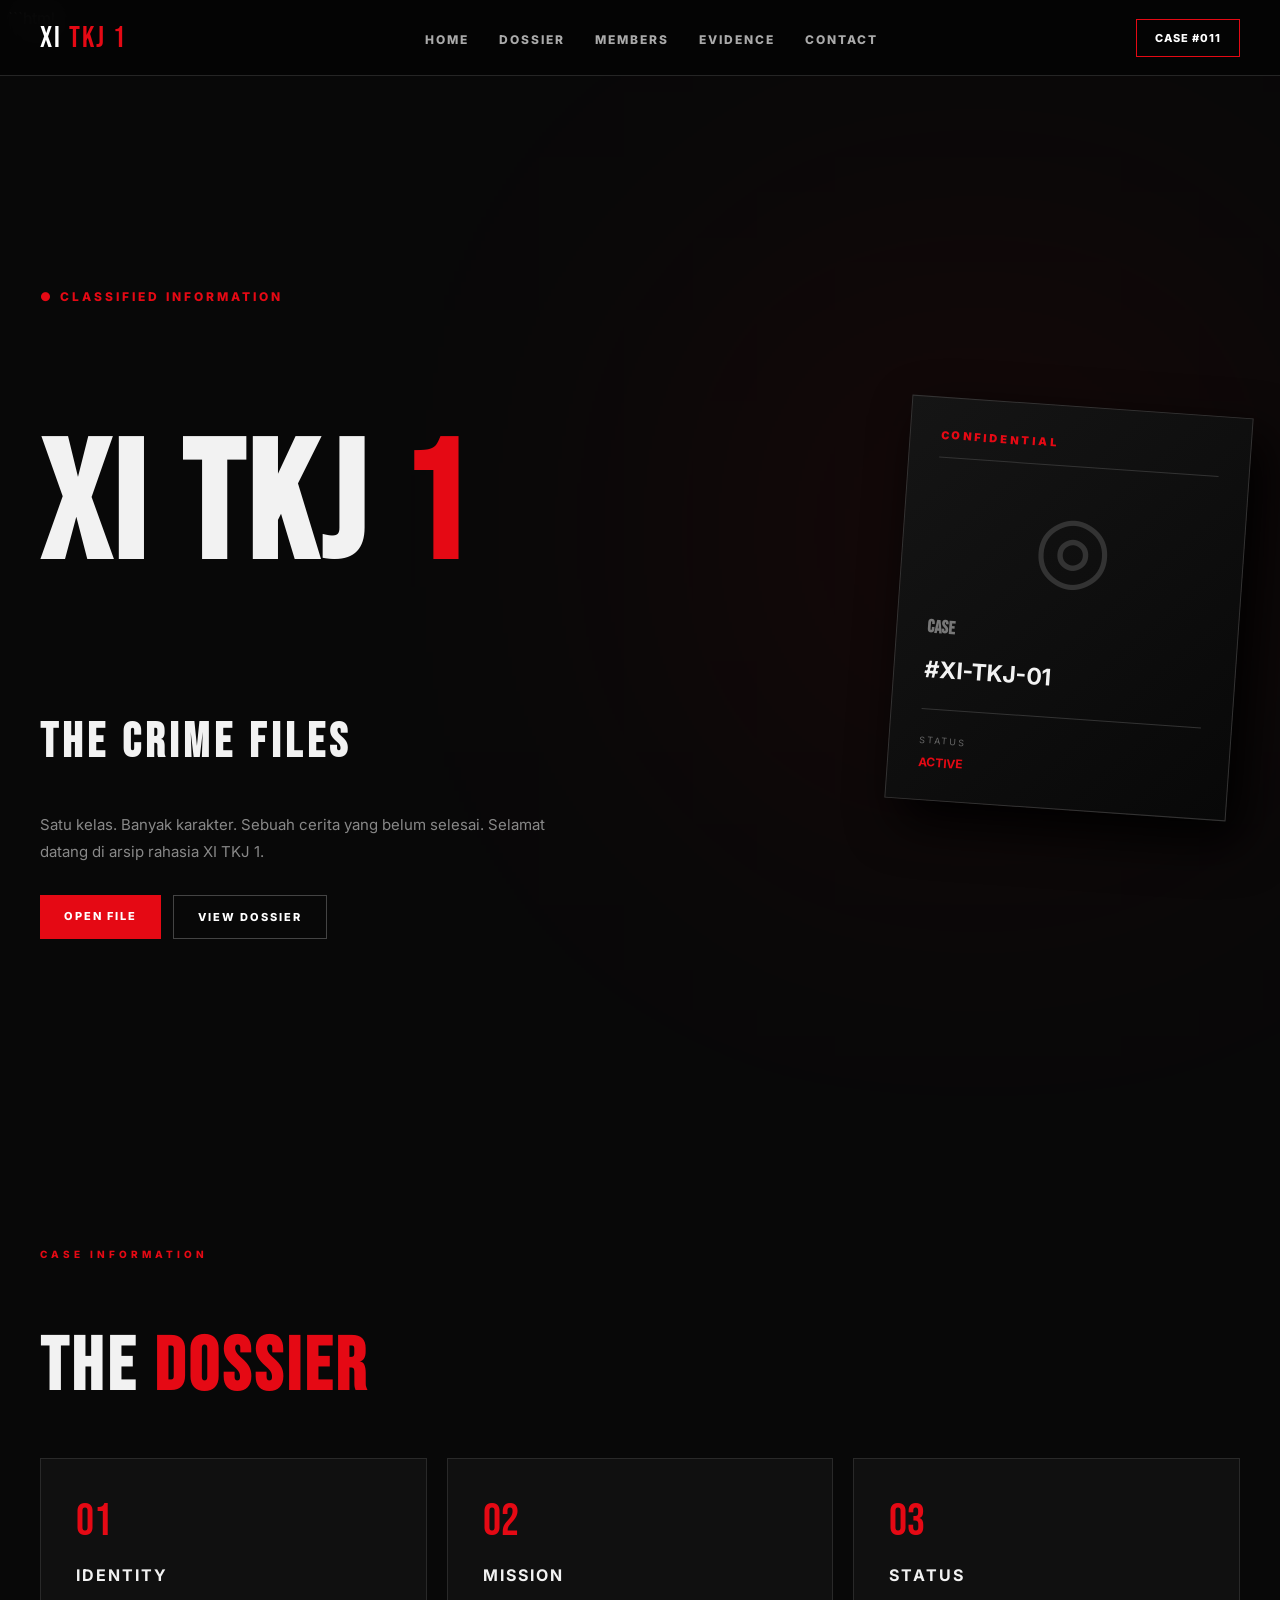
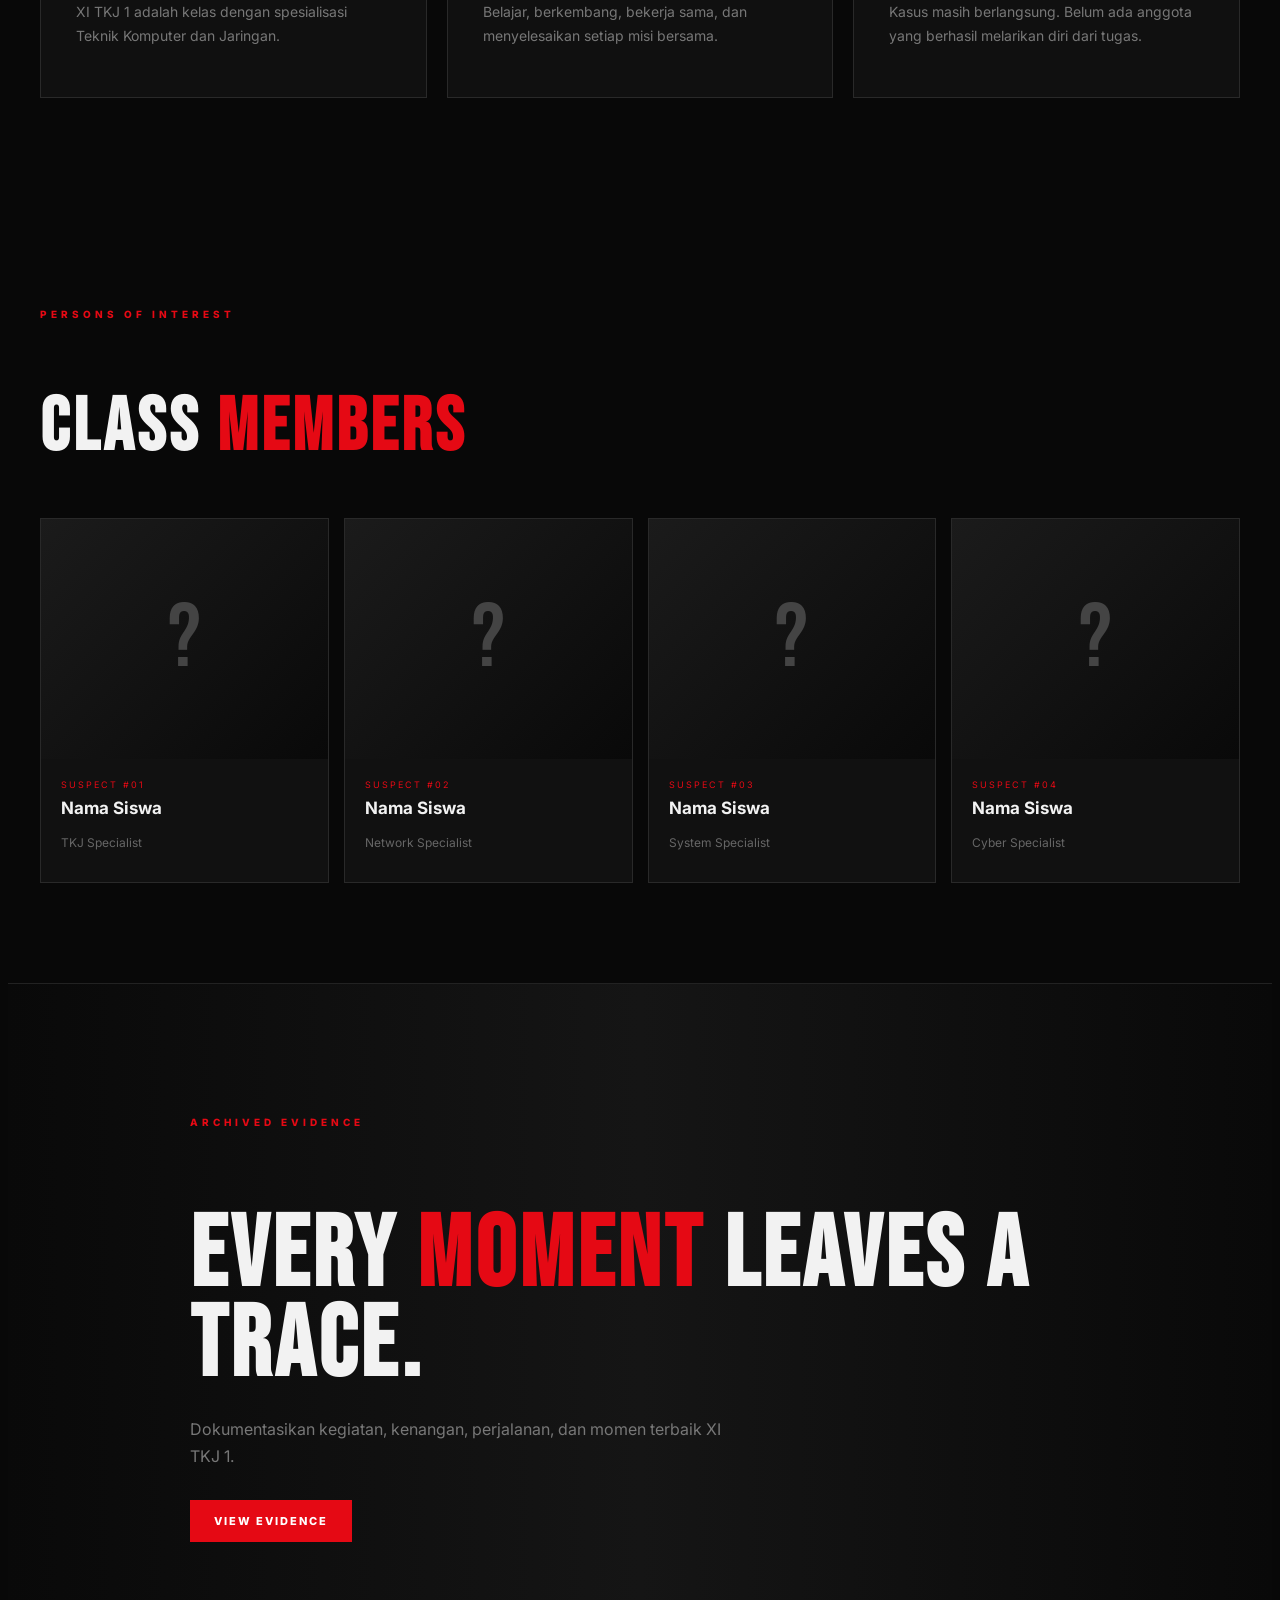
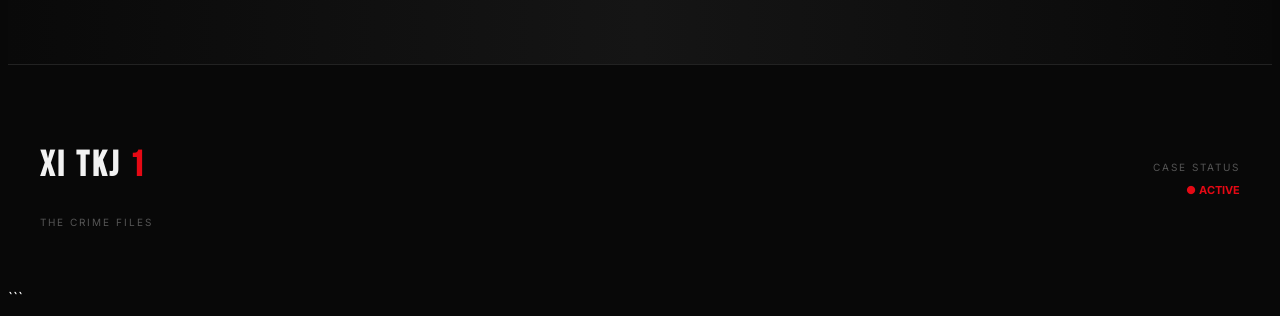
<file: index.html>
```html
<!DOCTYPE html>
<html lang="id">
<head>
    <meta charset="UTF-8">
    <meta name="viewport" content="width=device-width, initial-scale=1.0">

    <title>XI TKJ 1 | Crime Files</title>

    <link rel="stylesheet" href="style.css">

    <link rel="preconnect" href="https://fonts.googleapis.com">
    <link rel="preconnect" href="https://fonts.gstatic.com" crossorigin>
    <link href="https://fonts.googleapis.com/css2?family=Bebas+Neue&family=Inter:wght@400;500;600;700;800&display=swap" rel="stylesheet">
</head>

<body>

    <!-- NAVBAR -->
    <header>
        <nav class="navbar">

            <a href="#home" class="logo">
                XI <span>TKJ 1</span>
            </a>

            <button class="menu-toggle" id="menuToggle">
                ☰
            </button>

            <ul class="nav-menu" id="navMenu">
                <li><a href="#home">HOME</a></li>
                <li><a href="#dossier">DOSSIER</a></li>
                <li><a href="#members">MEMBERS</a></li>
                <li><a href="#evidence">EVIDENCE</a></li>
                <li><a href="#contact">CONTACT</a></li>
            </ul>

            <a href="#dossier" class="case-button">
                CASE #011
            </a>

        </nav>
    </header>


    <!-- HERO -->
    <main>

        <section class="hero" id="home">

            <div class="hero-content">

                <p class="classified">
                    ● CLASSIFIED INFORMATION
                </p>

                <h1>
                    XI TKJ <span>1</span>
                </h1>

                <h2>
                    THE CRIME FILES
                </h2>

                <p class="description">
                    Satu kelas. Banyak karakter.
                    Sebuah cerita yang belum selesai.
                    Selamat datang di arsip rahasia XI TKJ 1.
                </p>

                <div class="hero-buttons">
                    <a href="#members" class="btn-red">
                        OPEN FILE
                    </a>

                    <a href="#dossier" class="btn-outline">
                        VIEW DOSSIER
                    </a>
                </div>

            </div>


            <div class="hero-file">

                <div class="file-top">
                    CONFIDENTIAL
                </div>

                <div class="fingerprint">
                    ◎
                </div>

                <h3>CASE</h3>

                <strong>
                    #XI-TKJ-01
                </strong>

                <div class="file-line"></div>

                <p>STATUS</p>

                <b>ACTIVE</b>

            </div>

        </section>


        <!-- DOSSIER -->
        <section class="section" id="dossier">

            <p class="section-label">
                CASE INFORMATION
            </p>

            <h2 class="section-title">
                THE <span>DOSSIER</span>
            </h2>

            <div class="dossier-grid">

                <div class="dossier-card">
                    <div class="number">01</div>

                    <h3>IDENTITY</h3>

                    <p>
                        XI TKJ 1 adalah kelas dengan
                        spesialisasi Teknik Komputer dan Jaringan.
                    </p>
                </div>


                <div class="dossier-card">
                    <div class="number">02</div>

                    <h3>MISSION</h3>

                    <p>
                        Belajar, berkembang, bekerja sama,
                        dan menyelesaikan setiap misi bersama.
                    </p>
                </div>


                <div class="dossier-card">
                    <div class="number">03</div>

                    <h3>STATUS</h3>

                    <p>
                        Kasus masih berlangsung.
                        Belum ada anggota yang berhasil melarikan diri dari tugas.
                    </p>
                </div>

            </div>

        </section>


        <!-- MEMBERS -->
        <section class="section" id="members">

            <p class="section-label">
                PERSONS OF INTEREST
            </p>

            <h2 class="section-title">
                CLASS <span>MEMBERS</span>
            </h2>

            <div class="member-grid">

                <div class="member-card">
                    <div class="photo">?</div>

                    <div class="member-info">
                        <small>SUSPECT #01</small>
                        <h3>Nama Siswa</h3>
                        <p>TKJ Specialist</p>
                    </div>
                </div>


                <div class="member-card">
                    <div class="photo">?</div>

                    <div class="member-info">
                        <small>SUSPECT #02</small>
                        <h3>Nama Siswa</h3>
                        <p>Network Specialist</p>
                    </div>
                </div>


                <div class="member-card">
                    <div class="photo">?</div>

                    <div class="member-info">
                        <small>SUSPECT #03</small>
                        <h3>Nama Siswa</h3>
                        <p>System Specialist</p>
                    </div>
                </div>


                <div class="member-card">
                    <div class="photo">?</div>

                    <div class="member-info">
                        <small>SUSPECT #04</small>
                        <h3>Nama Siswa</h3>
                        <p>Cyber Specialist</p>
                    </div>
                </div>

            </div>

        </section>


        <!-- EVIDENCE -->
        <section class="evidence" id="evidence">

            <div class="evidence-content">

                <p class="section-label">
                    ARCHIVED EVIDENCE
                </p>

                <h2>
                    EVERY <span>MOMENT</span>
                    LEAVES A TRACE.
                </h2>

                <p>
                    Dokumentasikan kegiatan, kenangan,
                    perjalanan, dan momen terbaik XI TKJ 1.
                </p>

                <a href="#members" class="btn-red">
                    VIEW EVIDENCE
                </a>

            </div>

        </section>

    </main>


    <!-- FOOTER -->
    <footer id="contact">

        <div>
            <h2>
                XI TKJ <span>1</span>
            </h2>

            <p>
                THE CRIME FILES
            </p>
        </div>

        <div class="footer-right">

            <p>
                CASE STATUS
            </p>

            <strong>
                ● ACTIVE
            </strong>

        </div>

    </footer>


    <!-- MOBILE MENU SCRIPT -->
    <script>

        const menuToggle =
            document.getElementById("menuToggle");

        const navMenu =
            document.getElementById("navMenu");

        menuToggle.addEventListener("click", () => {

            navMenu.classList.toggle("active");

        });


        document.querySelectorAll(".nav-menu a")
            .forEach(link => {

                link.addEventListener("click", () => {

                    navMenu.classList.remove("active");

                });

            });

    </script>

</body>
</html>
```
</file>
<file: style.css>
```css
/* =========================
   RESET
========================= */

* {
    margin: 0;
    padding: 0;
    box-sizing: border-box;
}

html {
    scroll-behavior: smooth;
}

body {
    background: #080808;
    color: #f2f2f2;

    font-family: "Inter", sans-serif;

    overflow-x: hidden;
}

a {
    -webkit-tap-highlight-color: transparent;
}


/* =========================
   NAVBAR
========================= */

header {
    position: fixed;

    top: 0;
    left: 0;

    width: 100%;

    z-index: 999;

    background: rgba(5, 5, 5, 0.92);

    backdrop-filter: blur(15px);

    border-bottom: 1px solid #252525;
}

.navbar {
    width: min(1200px, 100%);

    height: 75px;

    margin: auto;

    padding: 0 25px;

    display: flex;

    align-items: center;

    justify-content: space-between;
}

.logo {
    color: white;

    text-decoration: none;

    font-family: "Bebas Neue", sans-serif;

    font-size: 30px;

    letter-spacing: 2px;
}

.logo span {
    color: #e50914;
}

.nav-menu {
    display: flex;

    align-items: center;

    gap: 30px;

    list-style: none;
}

.nav-menu a {
    color: #aaa;

    text-decoration: none;

    font-size: 12px;

    font-weight: 800;

    letter-spacing: 2px;

    transition: 0.3s;
}

.nav-menu a:hover {
    color: #e50914;
}

.case-button {
    color: white;

    text-decoration: none;

    border: 1px solid #e50914;

    padding: 11px 18px;

    font-size: 11px;

    font-weight: 800;

    letter-spacing: 1px;

    transition: 0.3s;
}

.case-button:hover {
    background: #e50914;
}

.menu-toggle {
    display: none;

    background: transparent;

    border: none;

    color: white;

    font-size: 28px;

    cursor: pointer;
}


/* =========================
   HERO
========================= */

.hero {
    width: min(1200px, 100%);

    min-height: 100vh;

    margin: auto;

    padding: 130px 25px 80px;

    display: flex;

    align-items: center;

    justify-content: space-between;

    gap: 60px;

    position: relative;
}

.hero::before {
    content: "";

    position: absolute;

    width: 450px;
    height: 450px;

    right: 5%;

    top: 25%;

    background: #e50914;

    filter: blur(180px);

    opacity: 0.1;

    pointer-events: none;
}

.hero-content {
    max-width: 650px;

    position: relative;

    z-index: 2;
}

.classified {
    color: #e50914;

    font-size: 12px;

    font-weight: 800;

    letter-spacing: 3px;

    margin-bottom: 18px;
}

.hero h1 {
    font-family: "Bebas Neue", sans-serif;

    font-size: clamp(90px, 13vw, 175px);

    line-height: 0.8;

    letter-spacing: 5px;
}

.hero h1 span {
    color: #e50914;
}

.hero h2 {
    font-family: "Bebas Neue", sans-serif;

    font-size: clamp(30px, 4vw, 48px);

    letter-spacing: 5px;

    margin-top: 25px;
}

.description {
    color: #888;

    line-height: 1.8;

    max-width: 520px;

    margin: 20px 0 30px;

    font-size: 15px;
}

.hero-buttons {
    display: flex;

    flex-wrap: wrap;

    gap: 12px;
}

.btn-red,
.btn-outline {
    display: inline-block;

    text-decoration: none;

    padding: 14px 24px;

    font-size: 11px;

    font-weight: 800;

    letter-spacing: 2px;

    transition: 0.3s;
}

.btn-red {
    background: #e50914;

    color: white;
}

.btn-red:hover {
    background: #ff1a25;

    transform: translateY(-3px);
}

.btn-outline {
    color: white;

    border: 1px solid #444;
}

.btn-outline:hover {
    border-color: #e50914;
}


/* =========================
   CASE FILE
========================= */

.hero-file {
    flex: 0 0 280px;

    width: 280px;

    padding: 30px;

    background:
        linear-gradient(
            135deg,
            #151515,
            #080808
        );

    border: 1px solid #333;

    transform: rotate(4deg);

    box-shadow: 15px 20px 50px #000;

    position: relative;

    z-index: 2;
}

.file-top {
    color: #e50914;

    font-size: 11px;

    font-weight: 900;

    letter-spacing: 3px;

    padding-bottom: 15px;

    border-bottom: 1px solid #333;
}

.fingerprint {
    text-align: center;

    font-size: 90px;

    color: #333;

    margin: 25px 0;
}

.hero-file h3 {
    color: #777;

    font-family: "Bebas Neue";

    font-size: 18px;
}

.hero-file strong {
    font-size: 23px;
}

.file-line {
    height: 1px;

    background: #333;

    margin: 25px 0;
}

.hero-file p {
    color: #666;

    font-size: 9px;

    letter-spacing: 2px;
}

.hero-file b {
    color: #e50914;

    font-size: 12px;
}


/* =========================
   GENERAL SECTION
========================= */

.section {
    width: min(1200px, 100%);

    margin: auto;

    padding: 100px 25px;
}

.section-label {
    color: #e50914;

    font-size: 10px;

    font-weight: 800;

    letter-spacing: 4px;

    margin-bottom: 12px;
}

.section-title {
    font-family: "Bebas Neue";

    font-size: clamp(50px, 7vw, 75px);

    letter-spacing: 4px;

    margin-bottom: 45px;
}

.section-title span {
    color: #e50914;
}


/* =========================
   DOSSIER
========================= */

.dossier-grid {
    display: grid;

    grid-template-columns:
        repeat(3, 1fr);

    gap: 20px;
}

.dossier-card {
    background: #101010;

    border: 1px solid #292929;

    padding: 35px;

    transition: 0.3s;
}

.dossier-card:hover {
    border-color: #e50914;

    transform: translateY(-8px);
}

.number {
    color: #e50914;

    font-family: "Bebas Neue";

    font-size: 45px;

    margin-bottom: 15px;
}

.dossier-card h3 {
    font-size: 16px;

    letter-spacing: 2px;

    margin-bottom: 15px;
}

.dossier-card p {
    color: #777;

    line-height: 1.7;

    font-size: 14px;
}


/* =========================
   MEMBERS
========================= */

.member-grid {
    display: grid;

    grid-template-columns:
        repeat(4, 1fr);

    gap: 15px;
}

.member-card {
    background: #111;

    border: 1px solid #292929;

    overflow: hidden;

    transition: 0.3s;
}

.member-card:hover {
    border-color: #e50914;

    transform: translateY(-7px);
}

.photo {
    height: 240px;

    display: flex;

    align-items: center;

    justify-content: center;

    background:
        linear-gradient(
            135deg,
            #1b1b1b,
            #090909
        );

    color: #444;

    font-family: "Bebas Neue";

    font-size: 90px;
}

.member-info {
    padding: 20px;
}

.member-info small {
    color: #e50914;

    font-size: 9px;

    letter-spacing: 2px;
}

.member-info h3 {
    font-size: 17px;

    margin-top: 8px;
}

.member-info p {
    color: #666;

    font-size: 12px;

    margin-top: 5px;
}


/* =========================
   EVIDENCE
========================= */

.evidence {
    min-height: 500px;

    display: flex;

    align-items: center;

    padding: 90px 25px;

    background:
        linear-gradient(
            90deg,
            #090909,
            #151515,
            #090909
        );

    border-top: 1px solid #222;

    border-bottom: 1px solid #222;
}

.evidence-content {
    width: min(900px, 100%);

    margin: auto;
}

.evidence h2 {
    font-family: "Bebas Neue";

    font-size: clamp(50px, 8vw, 100px);

    line-height: 0.9;

    letter-spacing: 4px;

    margin-bottom: 25px;
}

.evidence h2 span {
    color: #e50914;
}

.evidence-content > p:not(.section-label) {
    color: #777;

    line-height: 1.7;

    max-width: 550px;

    margin-bottom: 30px;
}


/* =========================
   FOOTER
========================= */

footer {
    width: min(1200px, 100%);

    margin: auto;

    padding: 50px 25px;

    display: flex;

    justify-content: space-between;

    align-items: center;
}

footer h2 {
    font-family: "Bebas Neue";

    font-size: 35px;

    letter-spacing: 3px;
}

footer h2 span {
    color: #e50914;
}

footer p {
    color: #555;

    font-size: 10px;

    letter-spacing: 2px;

    margin-top: 5px;
}

.footer-right {
    text-align: right;
}

.footer-right strong {
    color: #e50914;

    font-size: 11px;
}


/* ==================================================
   TABLET
================================================== */

@media (max-width: 900px) {

    .nav-menu {
        gap: 18px;
    }

    .case-button {
        display: none;
    }

    .hero {
        gap: 40px;
    }

    .hero-file {
        flex-basis: 240px;

        width: 240px;

        padding: 25px;
    }

    .member-grid {
        grid-template-columns:
            repeat(2, 1fr);
    }

}


/* ==================================================
   MOBILE
================================================== */

@media (max-width: 700px) {

    /* NAVBAR */

    .navbar {
        height: 65px;

        padding: 0 18px;
    }

    .logo {
        font-size: 27px;
    }

    .menu-toggle {
        display: block;

        order: 3;
    }

    .case-button {
        display: none;
    }

    .nav-menu {
        position: absolute;

        top: 65px;

        left: 0;

        width: 100%;

        display: none;

        flex-direction: column;

        align-items: stretch;

        gap: 0;

        background: #0b0b0b;

        border-bottom: 1px solid #333;
    }

    .nav-menu.active {
        display: flex;
    }

    .nav-menu li {
        width: 100%;

        border-top: 1px solid #222;
    }

    .nav-menu a {
        display: block;

        width: 100%;

        padding: 17px 20px;

        font-size: 11px;
    }


    /* HERO */

    .hero {
        min-height: auto;

        padding: 120px 18px 70px;

        flex-direction: column;

        align-items: stretch;

        gap: 60px;
    }

    .hero h1 {
        font-size: clamp(75px, 22vw, 120px);

        letter-spacing: 2px;
    }

    .hero h2 {
        font-size: 31px;

        letter-spacing: 3px;
    }

    .description {
        font-size: 14px;
    }

    .hero-buttons {
        width: 100%;

        flex-direction: column;
    }

    .btn-red,
    .btn-outline {
        width: 100%;

        text-align: center;

        padding: 15px;
    }

    .hero-file {
        width: min(280px, 90%);

        flex-basis: auto;

        margin: auto;

        transform: rotate(2deg);
    }


    /* SECTION */

    .section {
        padding: 75px 18px;
    }

    .section-title {
        margin-bottom: 30px;
    }


    /* DOSSIER */

    .dossier-grid {
        grid-template-columns: 1fr;

        gap: 15px;
    }

    .dossier-card {
        padding: 28px;
    }


    /* MEMBERS */

    .member-grid {
        grid-template-columns: 1fr 1fr;

        gap: 10px;
    }

    .photo {
        height: 180px;

        font-size: 65px;
    }

    .member-info {
        padding: 15px;
    }

    .member-info h3 {
        font-size: 14px;
    }


    /* EVIDENCE */

    .evidence {
        min-height: 450px;

        padding: 70px 18px;
    }

    .evidence h2 {
        font-size: clamp(50px, 15vw, 75px);
    }


    /* FOOTER */

    footer {
        padding: 40px 18px;

        flex-direction: column;

        align-items: flex-start;

        gap: 30px;
    }

    .footer-right {
        text-align: left;
    }
}


/* ==================================================
   SMALL PHONE
================================================== */

@media (max-width: 380px) {

    .hero h1 {
        font-size: 70px;
    }

    .hero h2 {
        font-size: 27px;
    }

    .member-grid {
        grid-template-columns: 1fr;
    }

    .photo {
        height: 220px;
    }
}


/* ==================================================
   TOUCH DEVICE
================================================== */

@media (hover: none) {

    .dossier-card:hover,
    .member-card:hover {
        transform: none;
    }

    .btn-red:hover {
        transform: none;
    }
}
```
</file>
